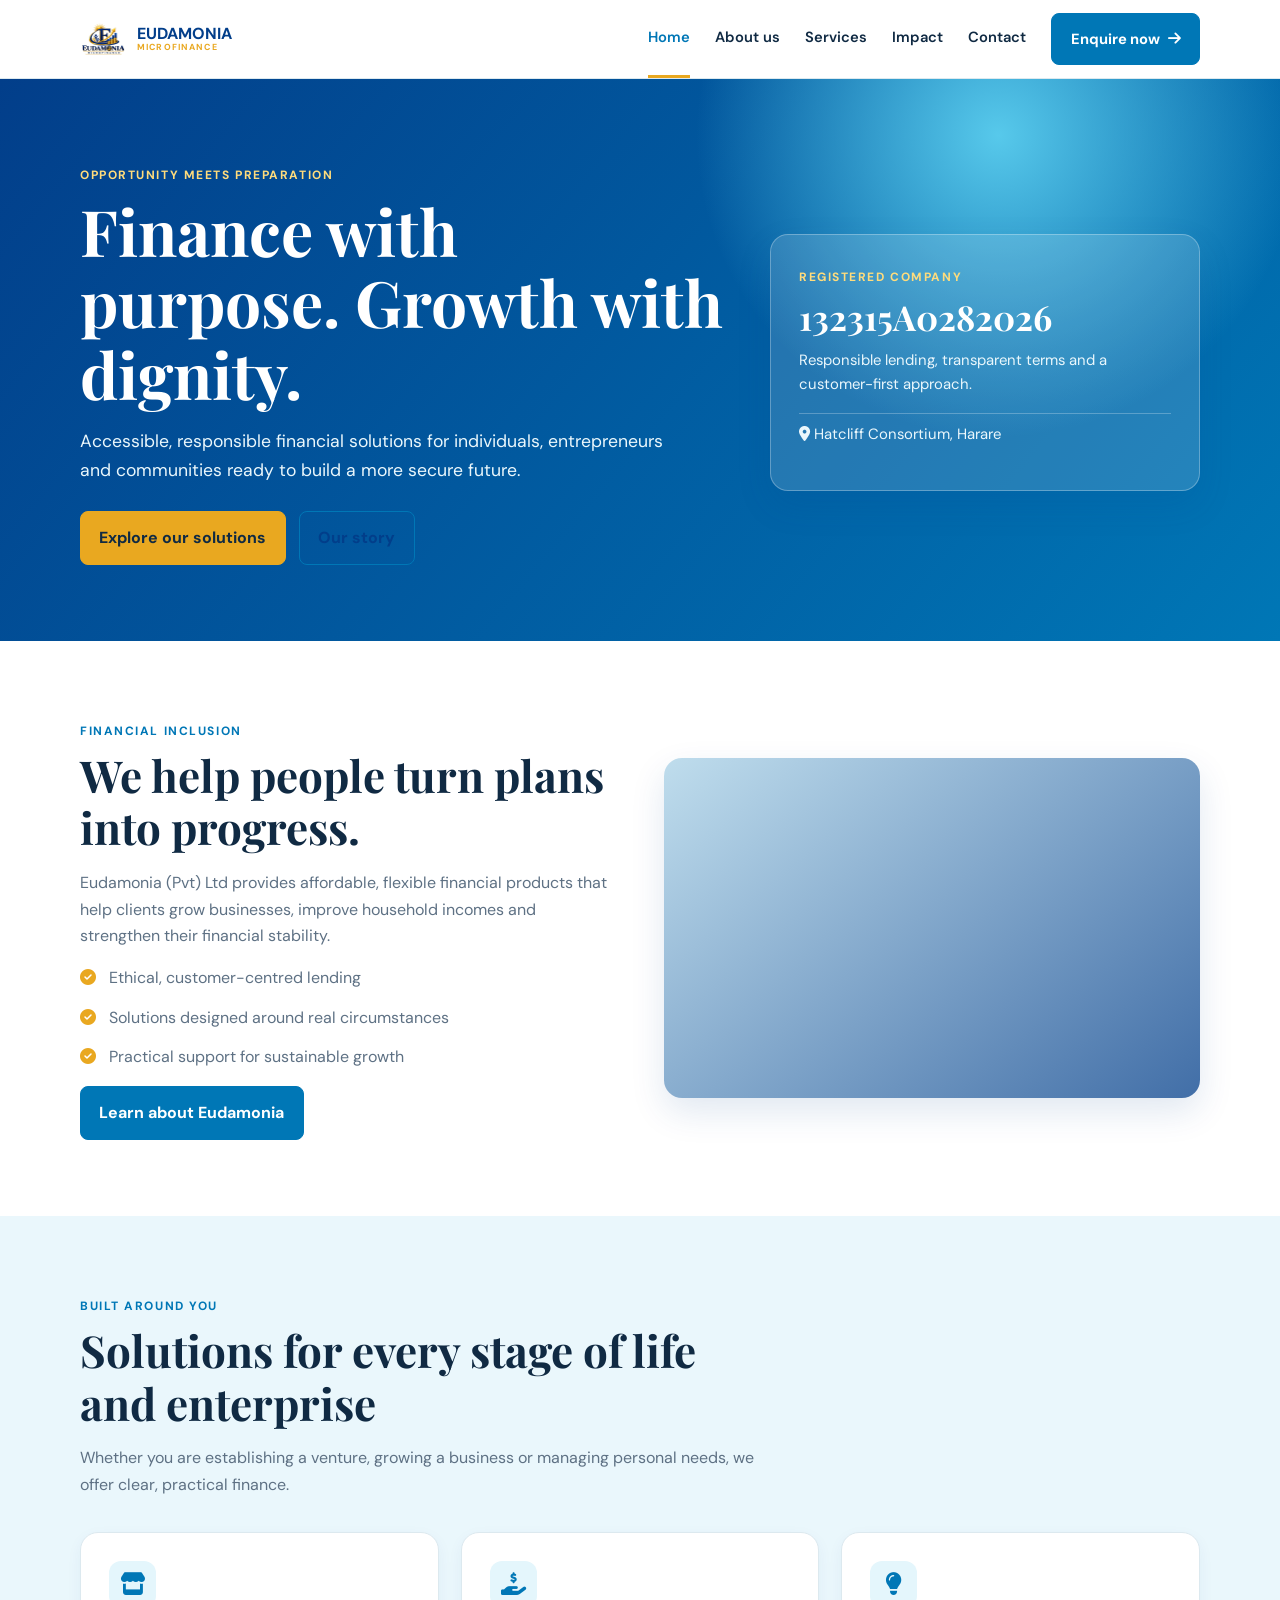
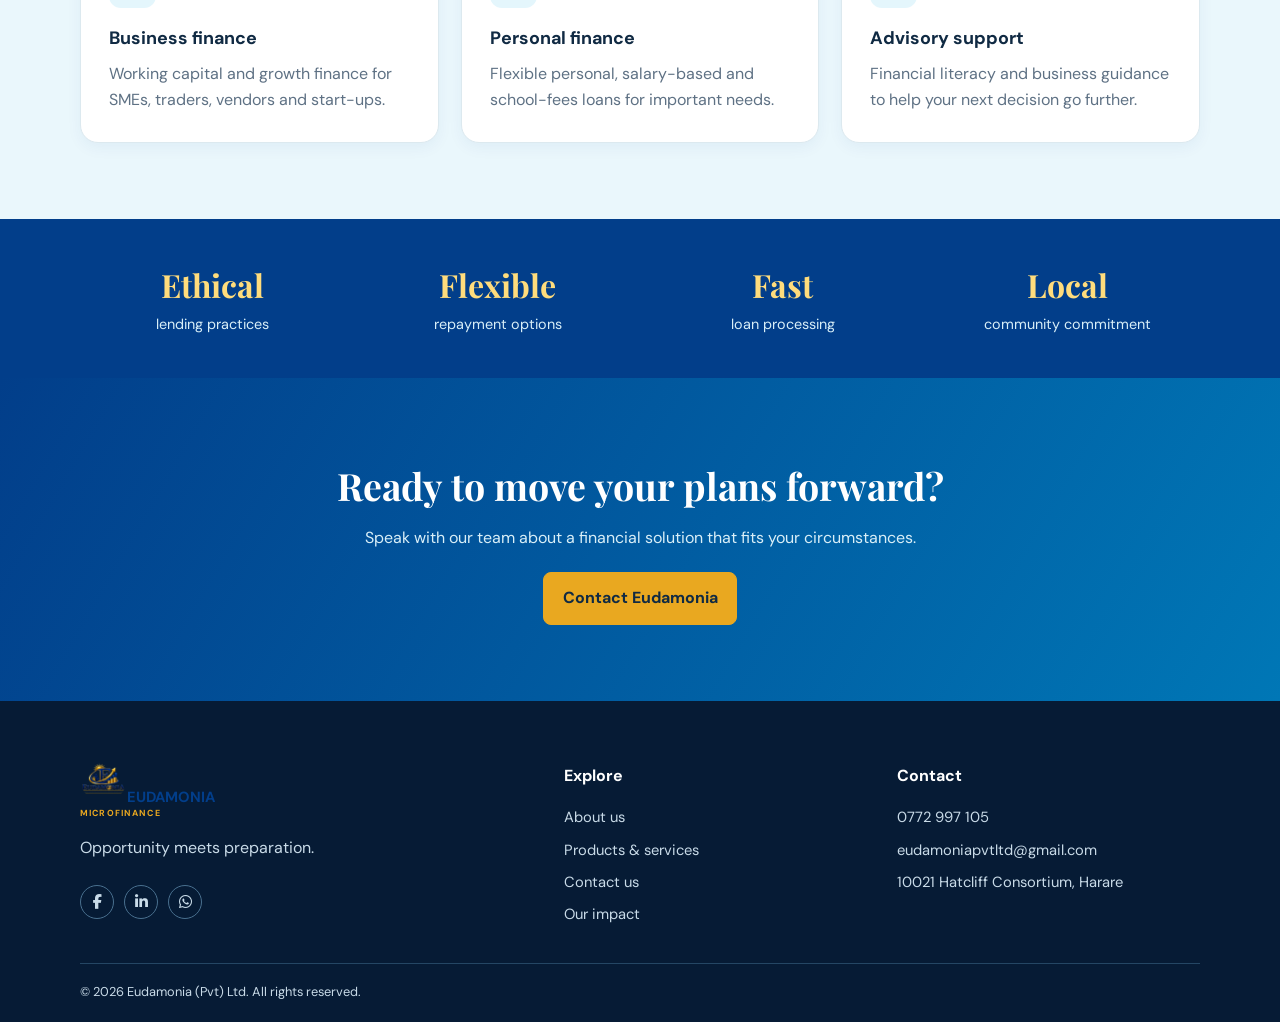
<file: index.html>
<!doctype html><html lang="en"><!-- =========================
Designed By: Andrew Madume
atm.madume@yahoo.com   
========================= --><head><meta charset="utf-8"><meta name="viewport" content="width=device-width,initial-scale=1"><meta name="description" content="Eudamonia Microfinance provides ethical, accessible financial solutions in Harare, Zimbabwe."><title>Eudamonia Microfinance | Opportunity Meets Preparation</title><link rel="stylesheet" href="styles.css"><link rel="stylesheet" href="https://cdnjs.cloudflare.com/ajax/libs/font-awesome/6.5.2/css/all.min.css"></head><body><a class="skip" href="#main">Skip to content</a><header class="site-header"><nav class="nav container" aria-label="Primary"><a class="brand" href="index.html"><img src="eudamonia-logo.png" alt="Eudamonia Microfinance logo"><span>EUDAMONIA<small>MICROFINANCE</small></span></a><button class="menu" aria-label="Open menu" aria-expanded="false"><i class="fa-solid fa-bars"></i></button><div class="nav-links"><a class="active" href="index.html">Home</a><a href="about.html">About us</a><a href="services.html">Services</a><a href="contact.html">Contact</a><a class="button" href="contact.html">Enquire now <i class="fa-solid fa-arrow-right"></i></a></div></nav></header><main id="main"><section class="hero"><div class="container hero-grid"><div><span class="eyebrow">Opportunity meets preparation</span><h1>Finance with purpose. Growth with dignity.</h1><p>Accessible, responsible financial solutions for individuals, entrepreneurs and communities ready to build a more secure future.</p><div class="hero-actions"><a class="button gold" href="services.html">Explore our solutions</a><a class="button outline" href="about.html">Our story</a></div></div><aside class="hero-card"><span class="eyebrow">Registered company</span><strong>132315A0282026</strong><p>Responsible lending, transparent terms and a customer-first approach.</p><hr><p><i class="fa-solid fa-location-dot"></i> Hatcliff Consortium, Harare</p></aside></div></section><section><div class="container split reveal"><div><span class="eyebrow" style="color:#0077b6">Financial inclusion</span><h2>We help people turn plans into progress.</h2><p>Eudamonia (Pvt) Ltd provides affordable, flexible financial products that help clients grow businesses, improve household incomes and strengthen their financial stability.</p><ul class="feature-list"><li><i class="fa-solid fa-circle-check"></i> Ethical, customer-centred lending</li><li><i class="fa-solid fa-circle-check"></i> Solutions designed around real circumstances</li><li><i class="fa-solid fa-circle-check"></i> Practical support for sustainable growth</li></ul><a class="button" href="about.html">Learn about Eudamonia</a></div><div class="visual" role="img" aria-label="Business owners collaborating"></div></div></section><section class="tint"><div class="container"><div class="section-head reveal"><span class="eyebrow" style="color:#0077b6">Built around you</span><h2>Solutions for every stage of life and enterprise</h2><p>Whether you are establishing a venture, growing a business or managing personal needs, we offer clear, practical finance.</p></div><div class="grid-3"><article class="card reveal"><div class="icon"><i class="fa-solid fa-store"></i></div><h3>Business finance</h3><p>Working capital and growth finance for SMEs, traders, vendors and start-ups.</p></article><article class="card reveal"><div class="icon"><i class="fa-solid fa-hand-holding-dollar"></i></div><h3>Personal finance</h3><p>Flexible personal, salary-based and school-fees loans for important needs.</p></article><article class="card reveal"><div class="icon"><i class="fa-solid fa-lightbulb"></i></div><h3>Advisory support</h3><p>Financial literacy and business guidance to help your next decision go further.</p></article></div></div></section><section class="stats"><div class="container stats-grid"><div><strong>Ethical</strong><span>lending practices</span></div><div><strong>Flexible</strong><span>repayment options</span></div><div><strong>Fast</strong><span>loan processing</span></div><div><strong>Local</strong><span>community commitment</span></div></div></section><section class="cta"><div class="container"><h2>Ready to move your plans forward?</h2><p>Speak with our team about a financial solution that fits your circumstances.</p><a class="button gold" href="contact.html">Contact Eudamonia</a></div></section></main><footer><div class="container footer-grid"><div><a class="brand" href="index.html"><img src="eudamonia-logo.png" alt=""><span>EUDAMONIA<small>MICROFINANCE</small></span></a><p>Opportunity meets preparation.</p><div class="socials"><a href="#" aria-label="Facebook"><i class="fa-brands fa-facebook-f"></i></a><a href="#" aria-label="LinkedIn"><i class="fa-brands fa-linkedin-in"></i></a><a href="https://wa.me/263772997105" aria-label="WhatsApp"><i class="fa-brands fa-whatsapp"></i></a></div></div><div><h3>Explore</h3><a href="about.html">About us</a><a href="services.html">Products &amp; services</a><a href="contact.html">Contact us</a></div><div><h3>Contact</h3><a href="tel:+263772997105">0772 997 105</a><a href="mailto:eudamoniapvtltd@gmail.com">eudamoniapvtltd@gmail.com</a><a href="contact.html">10021 Hatcliff Consortium, Harare</a></div></div><div class="container copyright">© 2026 Eudamonia (Pvt) Ltd. All rights reserved.</div></footer><button class="to-top" aria-label="Back to top"><i class="fa-solid fa-arrow-up"></i></button><script src="script.js"></script></body></html>
</file>
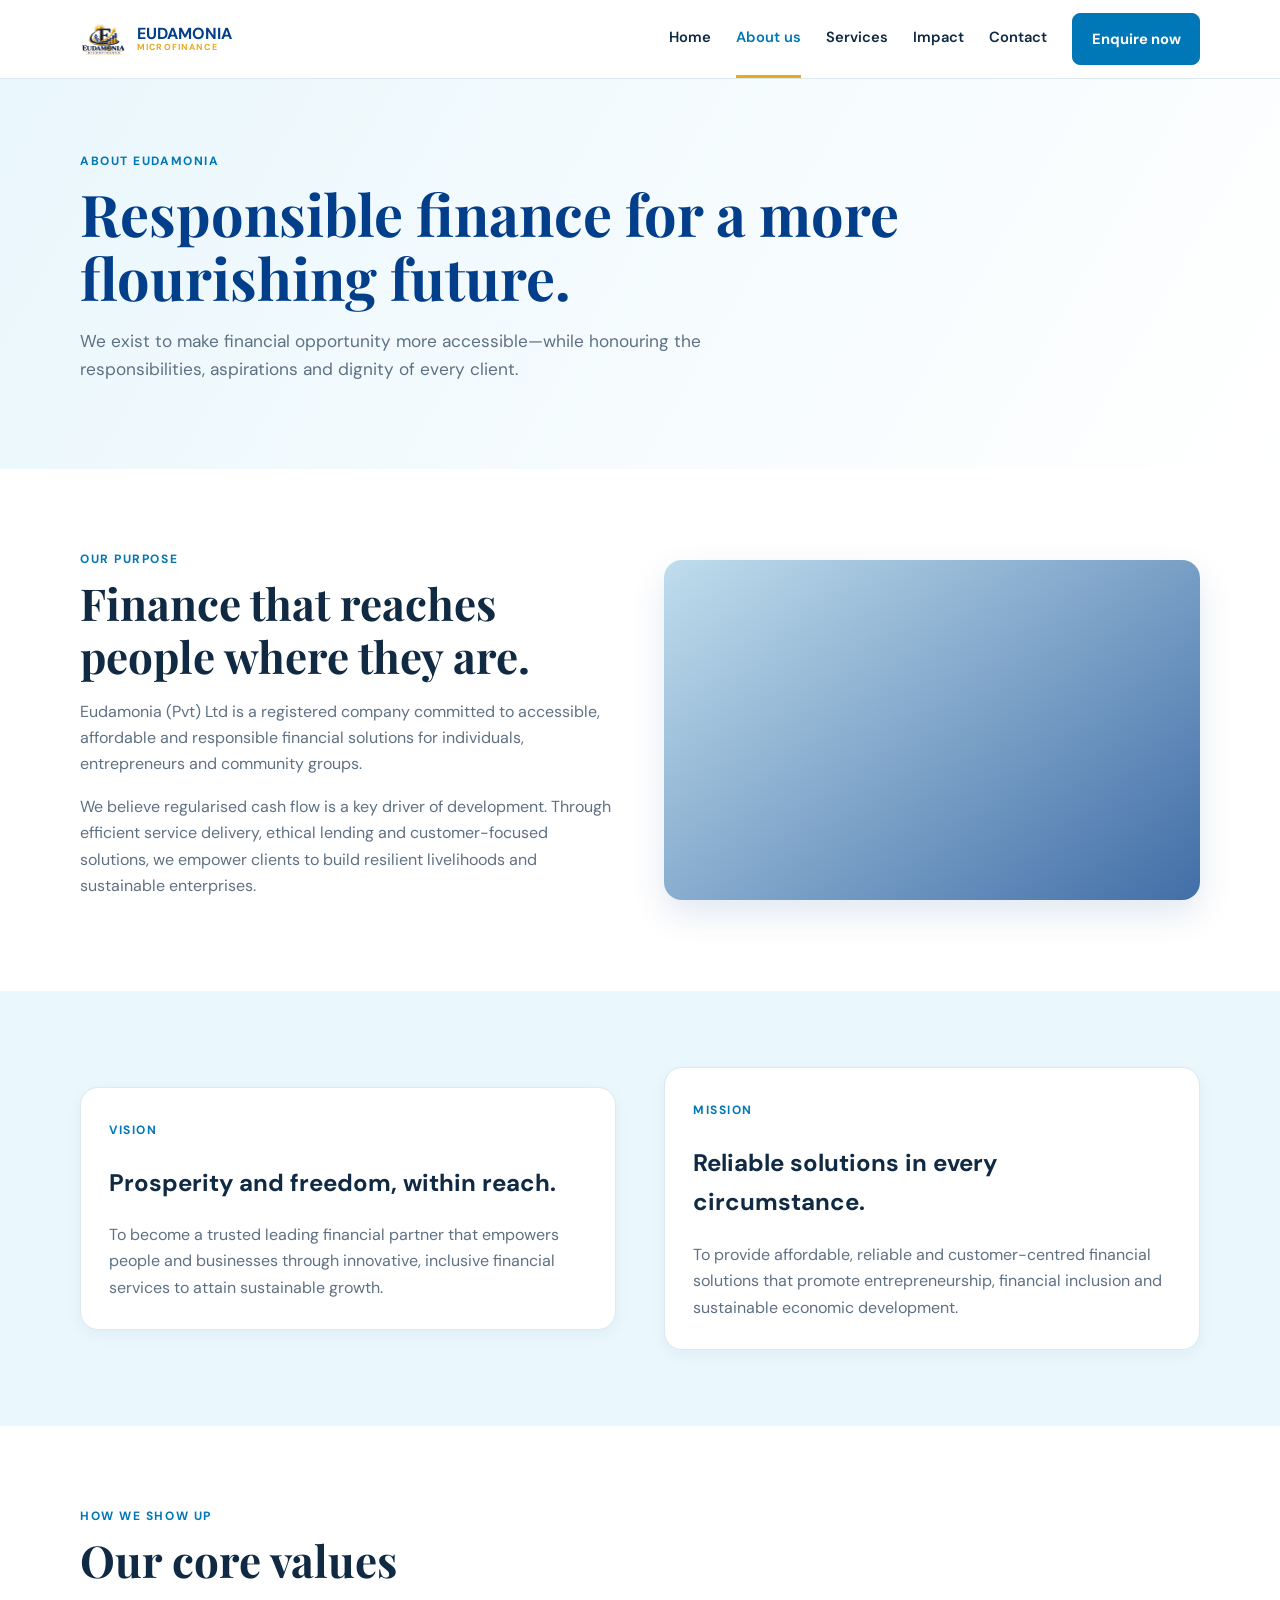
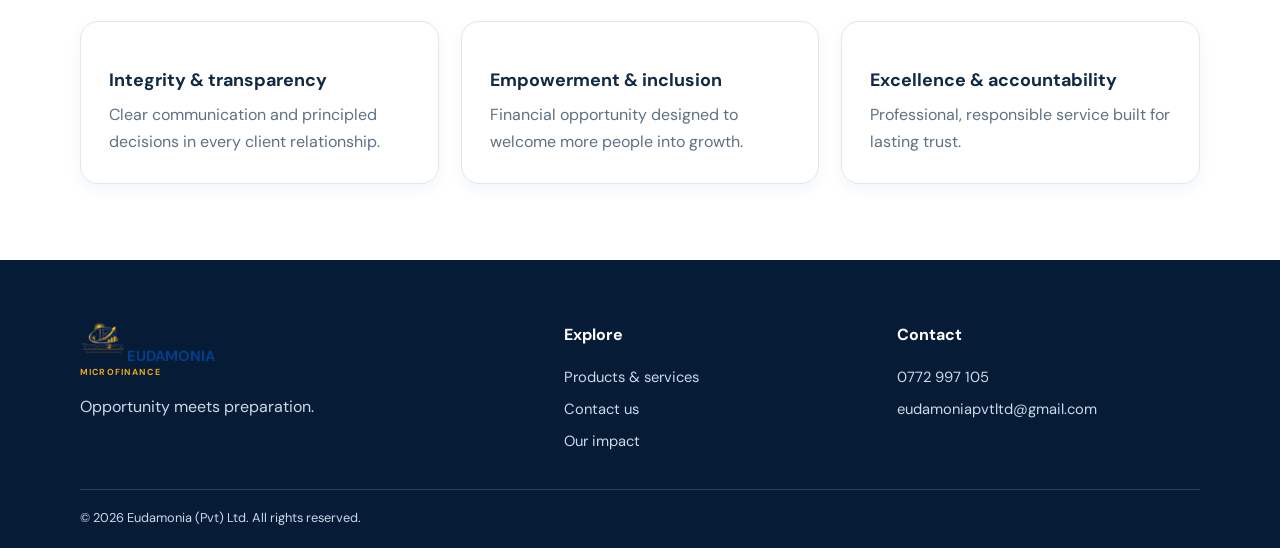
<file: about.html>
<!doctype html><html lang="en"><head><meta charset="utf-8"><meta name="viewport" content="width=device-width,initial-scale=1"><meta name="description" content="Learn about Eudamonia Microfinance, its mission, values and commitment to financial inclusion."><title>About us | Eudamonia Microfinance</title><link rel="stylesheet" href="styles.css"><link rel="stylesheet" href="https://cdnjs.cloudflare.com/ajax/libs/font-awesome/6.5.2/css/all.min.css"></head><body><header class="site-header"><nav class="nav container" aria-label="Primary"><a class="brand" href="index.html"><img src="eudamonia-logo.png" alt="Eudamonia logo"><span>EUDAMONIA<small>MICROFINANCE</small></span></a><button class="menu" aria-label="Open menu" aria-expanded="false"><i class="fa-solid fa-bars"></i></button><div class="nav-links"><a href="index.html">Home</a><a class="active" href="about.html">About us</a><a href="services.html">Services</a><a href="contact.html">Contact</a><a class="button" href="contact.html">Enquire now</a></div></nav></header><main><section class="page-hero"><div class="container"><span class="eyebrow" style="color:#0077b6">About Eudamonia</span><h1>Responsible finance for a more flourishing future.</h1><p>We exist to make financial opportunity more accessible—while honouring the responsibilities, aspirations and dignity of every client.</p></div></section><section><div class="container split reveal"><div><span class="eyebrow" style="color:#0077b6">Our purpose</span><h2>Finance that reaches people where they are.</h2><p>Eudamonia (Pvt) Ltd is a registered company committed to accessible, affordable and responsible financial solutions for individuals, entrepreneurs and community groups.</p><p>We believe regularised cash flow is a key driver of development. Through efficient service delivery, ethical lending and customer-focused solutions, we empower clients to build resilient livelihoods and sustainable enterprises.</p></div><div class="visual" role="img" aria-label="People meeting at work"></div></div></section><section class="tint"><div class="container grid-2"><article class="card reveal"><span class="eyebrow" style="color:#0077b6">Vision</span><h2>Prosperity and freedom, within reach.</h2><p>To become a trusted leading financial partner that empowers people and businesses through innovative, inclusive financial services to attain sustainable growth.</p></article><article class="card reveal"><span class="eyebrow" style="color:#0077b6">Mission</span><h2>Reliable solutions in every circumstance.</h2><p>To provide affordable, reliable and customer-centred financial solutions that promote entrepreneurship, financial inclusion and sustainable economic development.</p></article></div></section><section><div class="container"><div class="section-head"><span class="eyebrow" style="color:#0077b6">How we show up</span><h2>Our core values</h2></div><div class="grid-3"><article class="card"><h3>Integrity &amp; transparency</h3><p>Clear communication and principled decisions in every client relationship.</p></article><article class="card"><h3>Empowerment &amp; inclusion</h3><p>Financial opportunity designed to welcome more people into growth.</p></article><article class="card"><h3>Excellence &amp; accountability</h3><p>Professional, responsible service built for lasting trust.</p></article></div></div></section></main><footer><div class="container footer-grid"><div><a class="brand" href="index.html"><img src="eudamonia-logo.png" alt=""><span>EUDAMONIA<small>MICROFINANCE</small></span></a><p>Opportunity meets preparation.</p></div><div><h3>Explore</h3><a href="services.html">Products &amp; services</a><a href="contact.html">Contact us</a></div><div><h3>Contact</h3><a href="tel:+263772997105">0772 997 105</a><a href="mailto:eudamoniapvtltd@gmail.com">eudamoniapvtltd@gmail.com</a></div></div><div class="container copyright">© 2026 Eudamonia (Pvt) Ltd. All rights reserved.</div></footer><button class="to-top" aria-label="Back to top"><i class="fa-solid fa-arrow-up"></i></button><script src="script.js"></script></body></html>
</file>
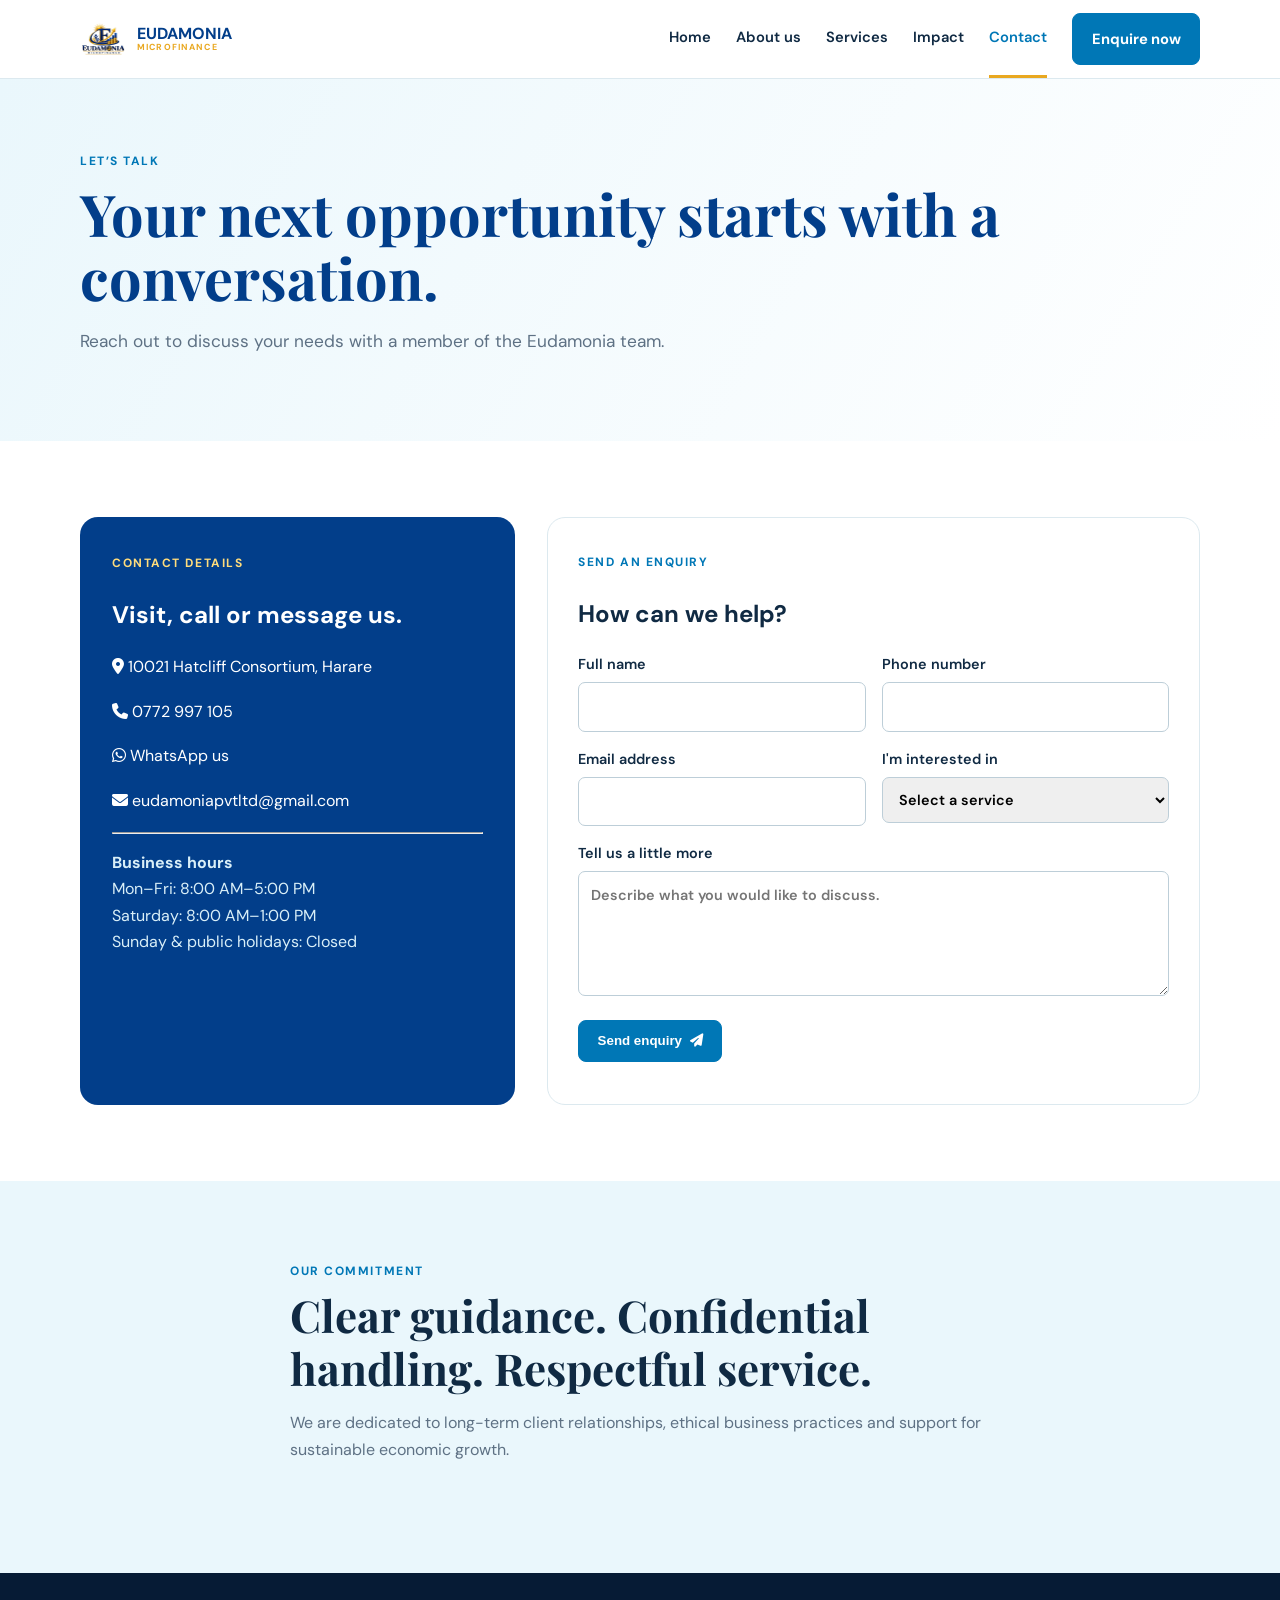
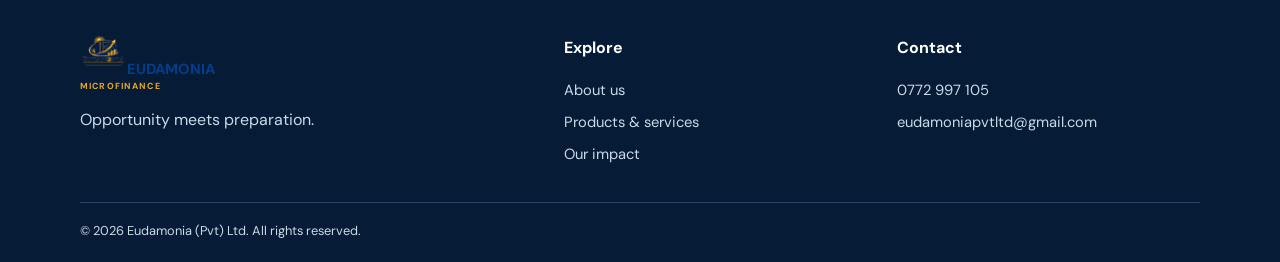
<file: contact.html>
<!doctype html><html lang="en"><head><meta charset="utf-8"><meta name="viewport" content="width=device-width,initial-scale=1"><meta name="description" content="Contact Eudamonia Microfinance in Hatcliff Consortium, Harare."><title>Contact | Eudamonia Microfinance</title><link rel="stylesheet" href="styles.css"><link rel="stylesheet" href="https://cdnjs.cloudflare.com/ajax/libs/font-awesome/6.5.2/css/all.min.css"></head><body><header class="site-header"><nav class="nav container" aria-label="Primary"><a class="brand" href="index.html"><img src="eudamonia-logo.png" alt="Eudamonia logo"><span>EUDAMONIA<small>MICROFINANCE</small></span></a><button class="menu" aria-label="Open menu" aria-expanded="false"><i class="fa-solid fa-bars"></i></button><div class="nav-links"><a href="index.html">Home</a><a href="about.html">About us</a><a href="services.html">Services</a><a class="active" href="contact.html">Contact</a><a class="button" href="#enquiry">Enquire now</a></div></nav></header><main><section class="page-hero"><div class="container"><span class="eyebrow" style="color:#0077b6">Let’s talk</span><h1>Your next opportunity starts with a conversation.</h1><p>Reach out to discuss your needs with a member of the Eudamonia team.</p></div></section><section id="enquiry"><div class="container contact-grid"><aside class="contact-panel"><span class="eyebrow">Contact details</span><h2>Visit, call or message us.</h2><a href="https://maps.google.com/?q=10021+Hatcliff+Consortium+Harare"><i class="fa-solid fa-location-dot"></i> 10021 Hatcliff Consortium, Harare</a><a href="tel:+263772997105"><i class="fa-solid fa-phone"></i> 0772 997 105</a><a href="https://wa.me/263772997105"><i class="fa-brands fa-whatsapp"></i> WhatsApp us</a><a href="mailto:eudamoniapvtltd@gmail.com"><i class="fa-solid fa-envelope"></i> eudamoniapvtltd@gmail.com</a><hr><p><strong>Business hours</strong><br>Mon–Fri: 8:00 AM–5:00 PM<br>Saturday: 8:00 AM–1:00 PM<br>Sunday &amp; public holidays: Closed</p></aside><form class="form" novalidate><span class="eyebrow" style="color:#0077b6">Send an enquiry</span><h2>How can we help?</h2><div class="form-grid"><label>Full name<input required name="name" autocomplete="name"></label><label>Phone number<input required name="phone" type="tel" autocomplete="tel"></label><label>Email address<input required name="email" type="email" autocomplete="email"></label><label>I'm interested in<select required name="interest"><option value="">Select a service</option><option>Business finance</option><option>Personal finance</option><option>School fees loan</option><option>Property finance</option><option>Advisory services</option></select></label><label class="full">Tell us a little more<textarea required name="message" placeholder="Describe what you would like to discuss."></textarea></label><div class="full"><button class="button" type="submit">Send enquiry <i class="fa-solid fa-paper-plane"></i></button><p class="form-status" aria-live="polite"></p></div></div></form></div></section><section class="tint"><div class="container section-head"><span class="eyebrow" style="color:#0077b6">Our commitment</span><h2>Clear guidance. Confidential handling. Respectful service.</h2><p>We are dedicated to long-term client relationships, ethical business practices and support for sustainable economic growth.</p></div></section></main><footer><div class="container footer-grid"><div><a class="brand" href="index.html"><img src="eudamonia-logo.png" alt=""><span>EUDAMONIA<small>MICROFINANCE</small></span></a><p>Opportunity meets preparation.</p></div><div><h3>Explore</h3><a href="about.html">About us</a><a href="services.html">Products &amp; services</a></div><div><h3>Contact</h3><a href="tel:+263772997105">0772 997 105</a><a href="mailto:eudamoniapvtltd@gmail.com">eudamoniapvtltd@gmail.com</a></div></div><div class="container copyright">© 2026 Eudamonia (Pvt) Ltd. All rights reserved.</div></footer><button class="to-top" aria-label="Back to top"><i class="fa-solid fa-arrow-up"></i></button><script src="script.js"></script></body></html>
</file>
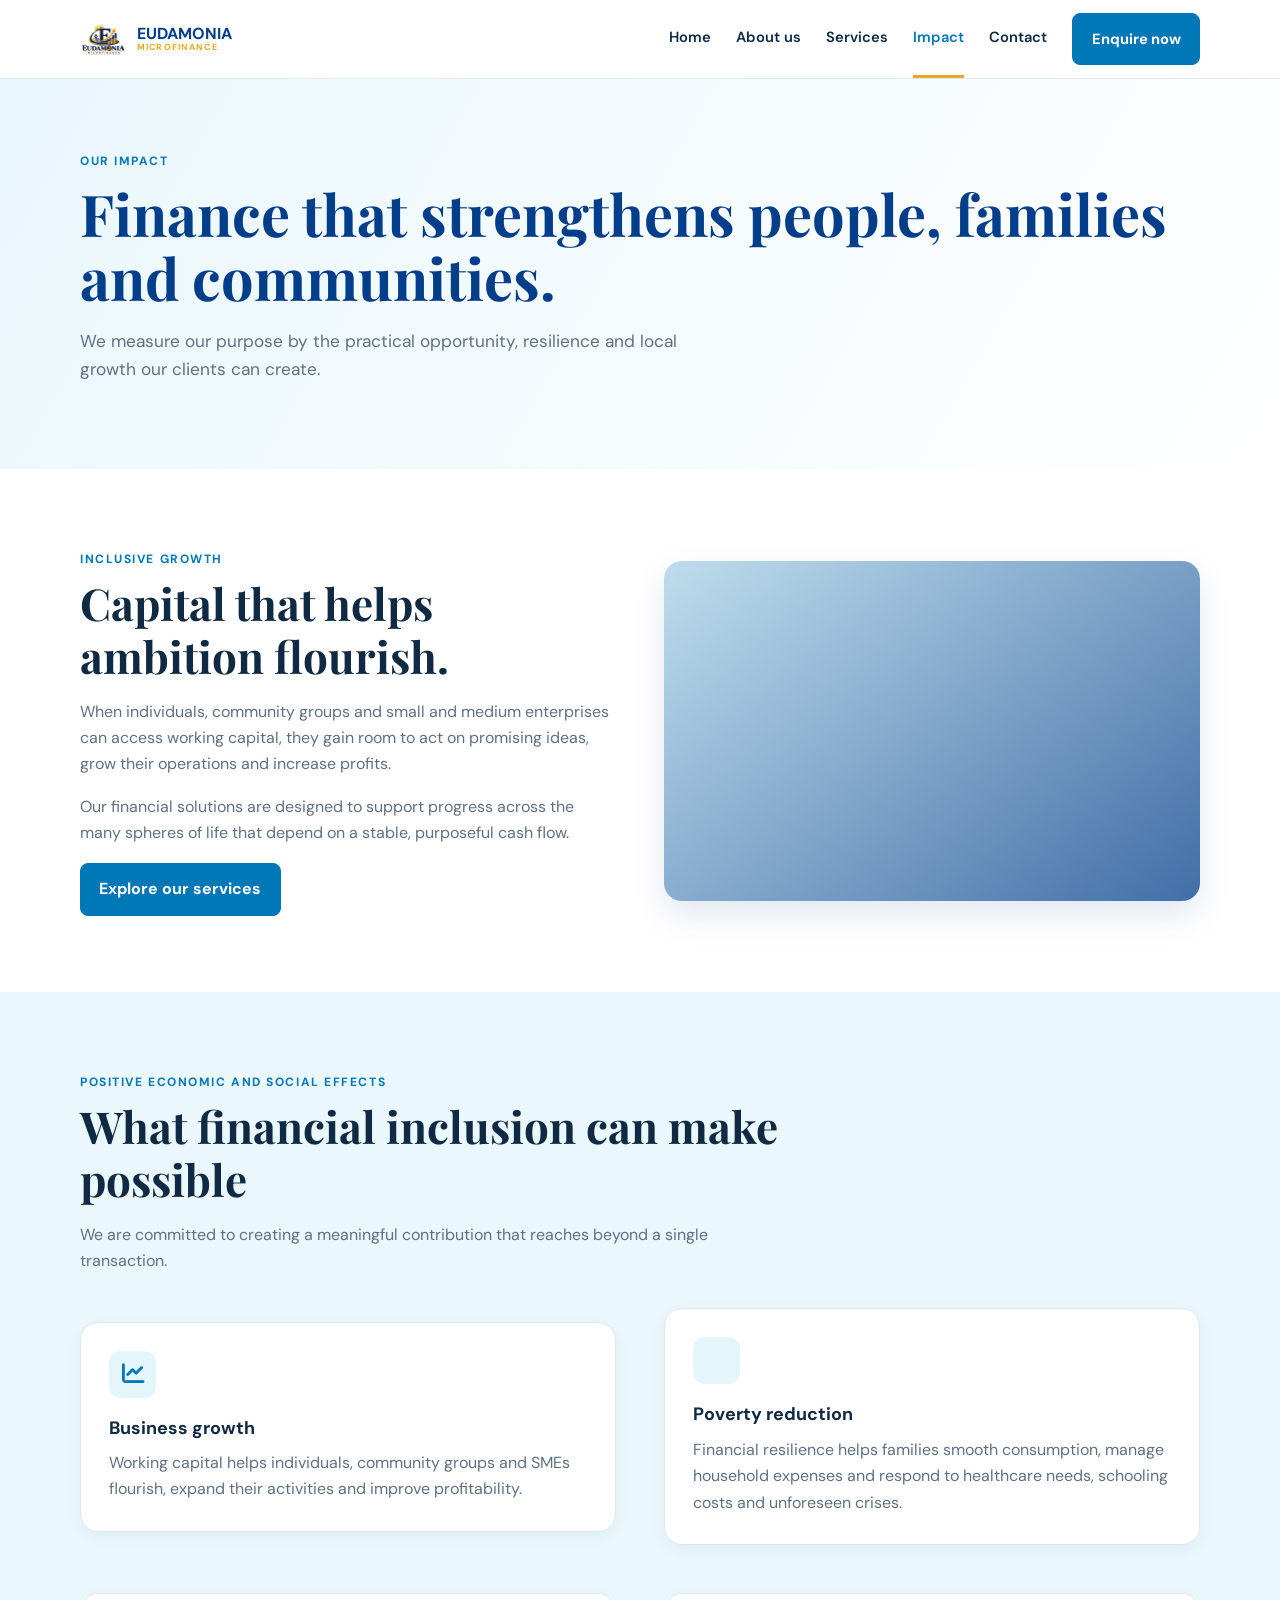
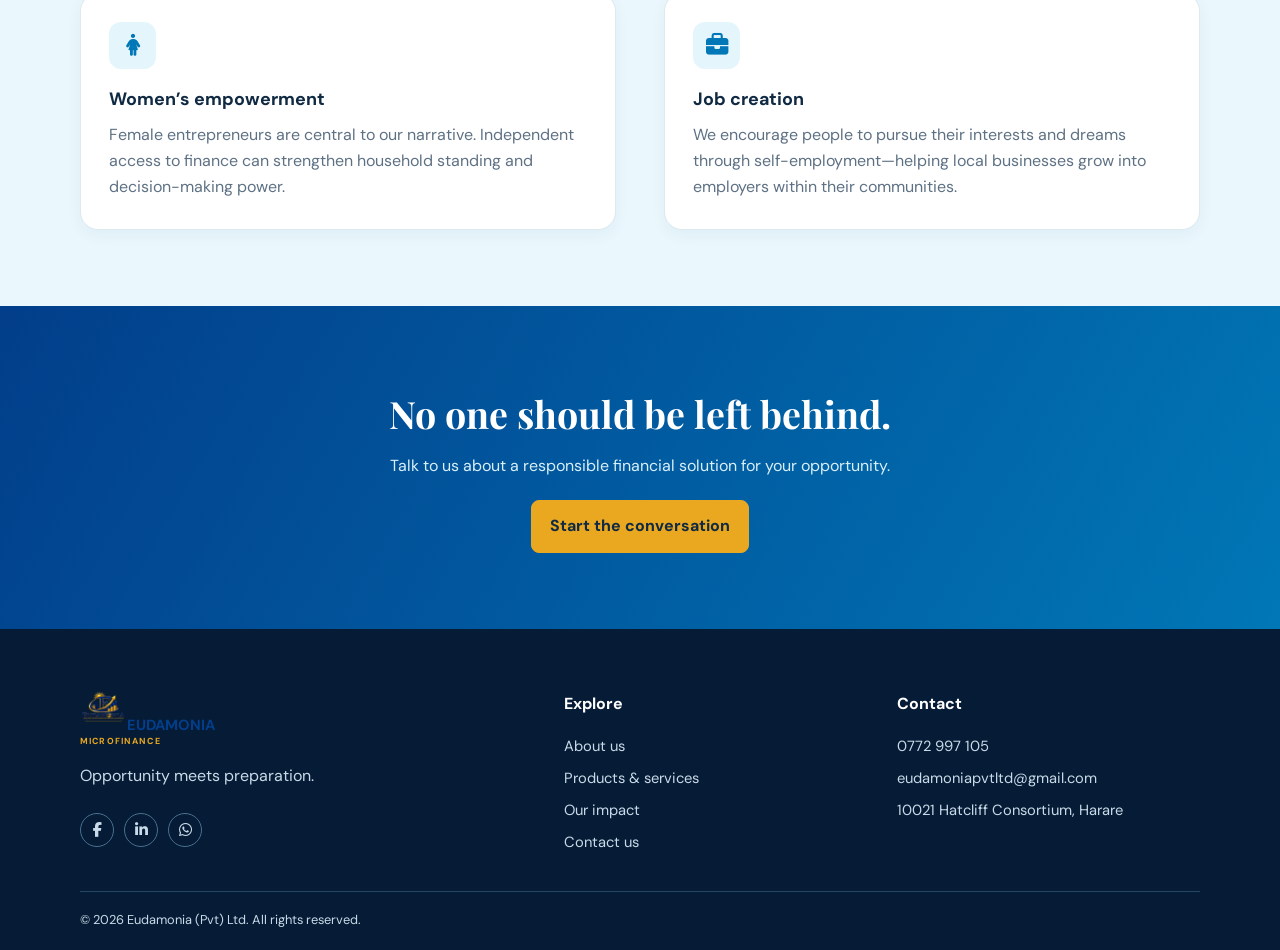
<file: impact.html>
<!doctype html><html lang="en"><head><meta charset="utf-8"><meta name="viewport" content="width=device-width,initial-scale=1"><meta name="description" content="Discover how Eudamonia Microfinance supports enterprise, family resilience, women's empowerment and local employment."><title>Our Impact | Eudamonia Microfinance</title><link rel="stylesheet" href="styles.css"><link rel="stylesheet" href="https://cdnjs.cloudflare.com/ajax/libs/font-awesome/6.5.2/css/all.min.css"></head><body><header class="site-header"><nav class="nav container" aria-label="Primary"><a class="brand" href="index.html"><img src="eudamonia-logo.png" alt="Eudamonia Microfinance logo"><span>EUDAMONIA<small>MICROFINANCE</small></span></a><button class="menu" aria-label="Open menu" aria-expanded="false"><i class="fa-solid fa-bars"></i></button><div class="nav-links"><a href="index.html">Home</a><a href="about.html">About us</a><a href="services.html">Services</a><a class="active" href="impact.html">Impact</a><a href="contact.html">Contact</a><a class="button" href="contact.html">Enquire now</a></div></nav></header><main><section class="page-hero"><div class="container"><span class="eyebrow" style="color:#0077b6">Our impact</span><h1>Finance that strengthens people, families and communities.</h1><p>We measure our purpose by the practical opportunity, resilience and local growth our clients can create.</p></div></section><section><div class="container split reveal"><div><span class="eyebrow" style="color:#0077b6">Inclusive growth</span><h2>Capital that helps ambition flourish.</h2><p>When individuals, community groups and small and medium enterprises can access working capital, they gain room to act on promising ideas, grow their operations and increase profits.</p><p>Our financial solutions are designed to support progress across the many spheres of life that depend on a stable, purposeful cash flow.</p><a class="button" href="services.html">Explore our services</a></div><div class="visual" role="img" aria-label="Entrepreneurs working together"></div></div></section><section class="tint"><div class="container"><div class="section-head reveal"><span class="eyebrow" style="color:#0077b6">Positive economic and social effects</span><h2>What financial inclusion can make possible</h2><p>We are committed to creating a meaningful contribution that reaches beyond a single transaction.</p></div><div class="grid-2"><article class="card reveal"><div class="icon"><i class="fa-solid fa-chart-line"></i></div><h3>Business growth</h3><p>Working capital helps individuals, community groups and SMEs flourish, expand their activities and improve profitability.</p></article><article class="card reveal"><div class="icon"><i class="fa-solid fa-house-heart"></i></div><h3>Poverty reduction</h3><p>Financial resilience helps families smooth consumption, manage household expenses and respond to healthcare needs, schooling costs and unforeseen crises.</p></article><article class="card reveal"><div class="icon"><i class="fa-solid fa-person-dress"></i></div><h3>Women’s empowerment</h3><p>Female entrepreneurs are central to our narrative. Independent access to finance can strengthen household standing and decision-making power.</p></article><article class="card reveal"><div class="icon"><i class="fa-solid fa-briefcase"></i></div><h3>Job creation</h3><p>We encourage people to pursue their interests and dreams through self-employment—helping local businesses grow into employers within their communities.</p></article></div></div></section><section class="cta"><div class="container"><h2>No one should be left behind.</h2><p>Talk to us about a responsible financial solution for your opportunity.</p><a class="button gold" href="contact.html">Start the conversation</a></div></section></main><footer><div class="container footer-grid"><div><a class="brand" href="index.html"><img src="eudamonia-logo.png" alt=""><span>EUDAMONIA<small>MICROFINANCE</small></span></a><p>Opportunity meets preparation.</p><div class="socials"><a href="#" aria-label="Facebook"><i class="fa-brands fa-facebook-f"></i></a><a href="#" aria-label="LinkedIn"><i class="fa-brands fa-linkedin-in"></i></a><a href="https://wa.me/263772997105" aria-label="WhatsApp"><i class="fa-brands fa-whatsapp"></i></a></div></div><div><h3>Explore</h3><a href="about.html">About us</a><a href="services.html">Products &amp; services</a><a href="impact.html">Our impact</a><a href="contact.html">Contact us</a></div><div><h3>Contact</h3><a href="tel:+263772997105">0772 997 105</a><a href="mailto:eudamoniapvtltd@gmail.com">eudamoniapvtltd@gmail.com</a><a href="contact.html">10021 Hatcliff Consortium, Harare</a></div></div><div class="container copyright">© 2026 Eudamonia (Pvt) Ltd. All rights reserved.</div></footer><button class="to-top" aria-label="Back to top"><i class="fa-solid fa-arrow-up"></i></button><script src="script.js"></script></body></html>
</file>
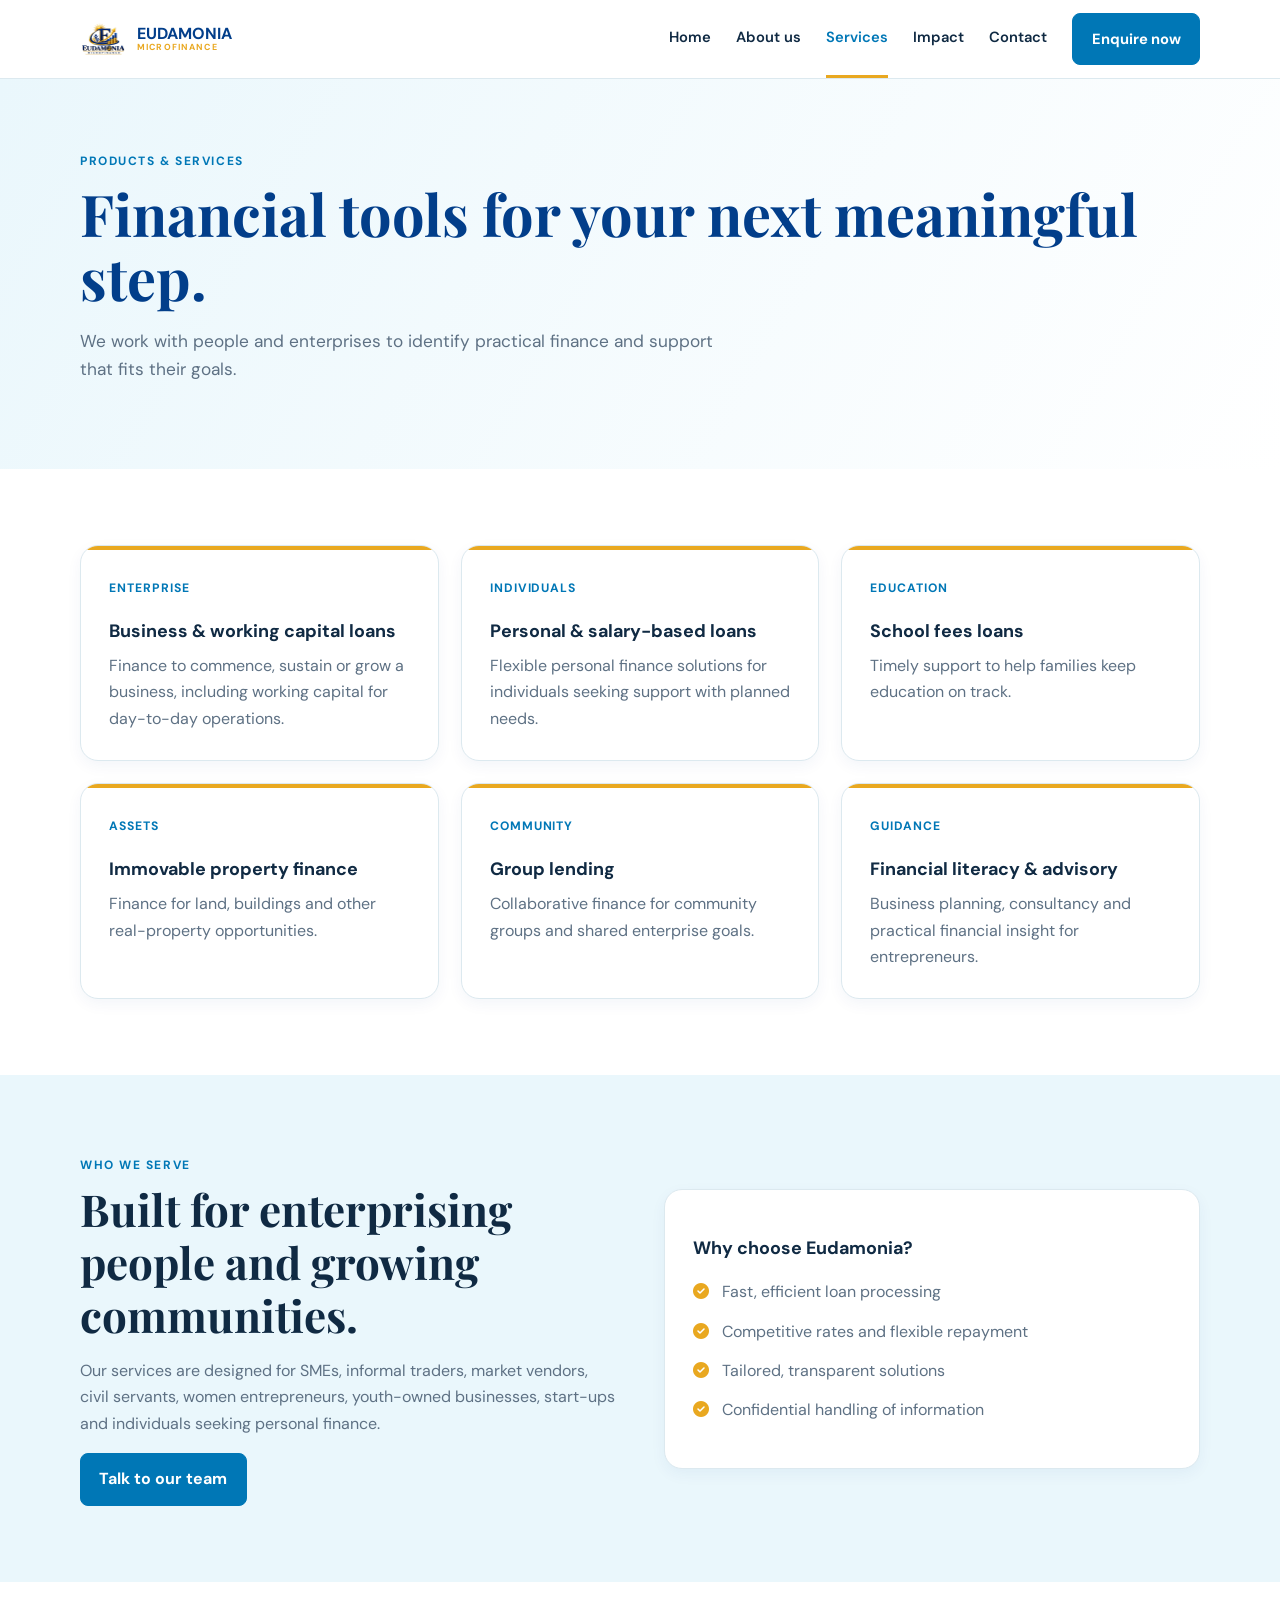
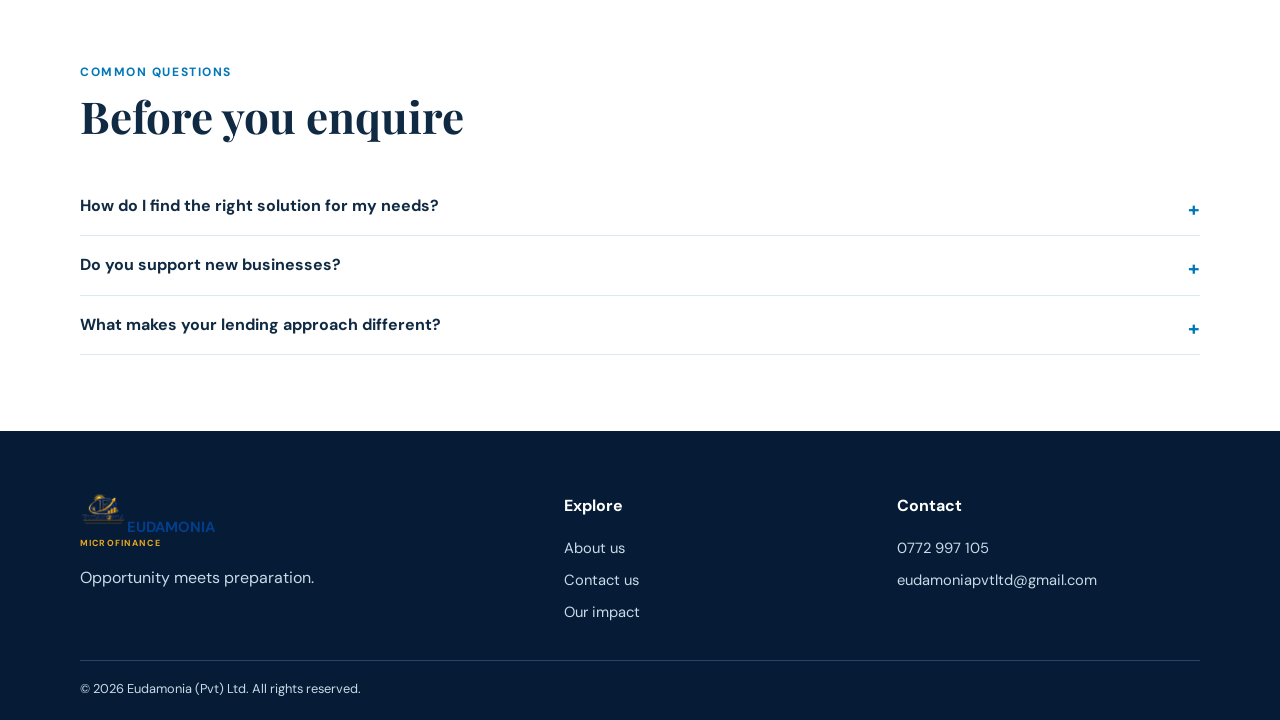
<file: services.html>
<!doctype html><html lang="en"><head><meta charset="utf-8"><meta name="viewport" content="width=device-width,initial-scale=1"><meta name="description" content="Explore Eudamonia Microfinance loans, property finance and advisory services."><title>Services | Eudamonia Microfinance</title><link rel="stylesheet" href="styles.css"><link rel="stylesheet" href="https://cdnjs.cloudflare.com/ajax/libs/font-awesome/6.5.2/css/all.min.css"></head><body><header class="site-header"><nav class="nav container" aria-label="Primary"><a class="brand" href="index.html"><img src="eudamonia-logo.png" alt="Eudamonia logo"><span>EUDAMONIA<small>MICROFINANCE</small></span></a><button class="menu" aria-label="Open menu" aria-expanded="false"><i class="fa-solid fa-bars"></i></button><div class="nav-links"><a href="index.html">Home</a><a href="about.html">About us</a><a class="active" href="services.html">Services</a><a href="contact.html">Contact</a><a class="button" href="contact.html">Enquire now</a></div></nav></header><main><section class="page-hero"><div class="container"><span class="eyebrow" style="color:#0077b6">Products &amp; services</span><h1>Financial tools for your next meaningful step.</h1><p>We work with people and enterprises to identify practical finance and support that fits their goals.</p></div></section><section><div class="container"><div class="grid-3"><article class="card service-card reveal"><span class="tag">Enterprise</span><h3>Business &amp; working capital loans</h3><p>Finance to commence, sustain or grow a business, including working capital for day-to-day operations.</p></article><article class="card service-card reveal"><span class="tag">Individuals</span><h3>Personal &amp; salary-based loans</h3><p>Flexible personal finance solutions for individuals seeking support with planned needs.</p></article><article class="card service-card reveal"><span class="tag">Education</span><h3>School fees loans</h3><p>Timely support to help families keep education on track.</p></article><article class="card service-card reveal"><span class="tag">Assets</span><h3>Immovable property finance</h3><p>Finance for land, buildings and other real-property opportunities.</p></article><article class="card service-card reveal"><span class="tag">Community</span><h3>Group lending</h3><p>Collaborative finance for community groups and shared enterprise goals.</p></article><article class="card service-card reveal"><span class="tag">Guidance</span><h3>Financial literacy &amp; advisory</h3><p>Business planning, consultancy and practical financial insight for entrepreneurs.</p></article></div></div></section><section class="tint"><div class="container split"><div><span class="eyebrow" style="color:#0077b6">Who we serve</span><h2>Built for enterprising people and growing communities.</h2><p>Our services are designed for SMEs, informal traders, market vendors, civil servants, women entrepreneurs, youth-owned businesses, start-ups and individuals seeking personal finance.</p><a class="button" href="contact.html">Talk to our team</a></div><div class="card"><h3>Why choose Eudamonia?</h3><ul class="feature-list"><li><i class="fa-solid fa-circle-check"></i> Fast, efficient loan processing</li><li><i class="fa-solid fa-circle-check"></i> Competitive rates and flexible repayment</li><li><i class="fa-solid fa-circle-check"></i> Tailored, transparent solutions</li><li><i class="fa-solid fa-circle-check"></i> Confidential handling of information</li></ul></div></div></section><section><div class="container"><div class="section-head"><span class="eyebrow" style="color:#0077b6">Common questions</span><h2>Before you enquire</h2></div><div class="faq"><details><summary>How do I find the right solution for my needs?</summary><p>Send us an enquiry or contact our team. We will discuss your circumstances and guide you through the relevant options.</p></details><details><summary>Do you support new businesses?</summary><p>Yes. We serve start-ups alongside established enterprises and provide advisory support for planning and growth.</p></details><details><summary>What makes your lending approach different?</summary><p>We prioritise responsible lending, transparent communication and a solution designed around the client’s genuine needs.</p></details></div></div></section></main><footer><div class="container footer-grid"><div><a class="brand" href="index.html"><img src="eudamonia-logo.png" alt=""><span>EUDAMONIA<small>MICROFINANCE</small></span></a><p>Opportunity meets preparation.</p></div><div><h3>Explore</h3><a href="about.html">About us</a><a href="contact.html">Contact us</a></div><div><h3>Contact</h3><a href="tel:+263772997105">0772 997 105</a><a href="mailto:eudamoniapvtltd@gmail.com">eudamoniapvtltd@gmail.com</a></div></div><div class="container copyright">© 2026 Eudamonia (Pvt) Ltd. All rights reserved.</div></footer><button class="to-top" aria-label="Back to top"><i class="fa-solid fa-arrow-up"></i></button><script src="script.js"></script></body></html>
</file>
<file: styles.css>
/* Eudamonia Microfinance — shared presentation layer */
@import url('https://fonts.googleapis.com/css2?family=DM+Sans:wght@400;500;600;700&family=Playfair+Display:wght@600;700&display=swap');
:root{--blue:#0077b6;--navy:#023e8a;--ink:#102a43;--muted:#5e7184;--gold:#e9a820;--sky:#eaf7fc;--white:#fff;--line:#dce9ef;--shadow:0 14px 35px rgba(2,62,138,.12);--radius:18px}
*{box-sizing:border-box}html{scroll-behavior:smooth}body{margin:0;font-family:'DM Sans',sans-serif;color:var(--ink);line-height:1.65;background:#fff}a{color:inherit;text-decoration:none}img{max-width:100%}.container{width:min(1120px,calc(100% - 40px));margin:auto}.skip{position:absolute;left:-999px}.skip:focus{left:1rem;top:1rem;z-index:20;background:#fff;padding:.5rem}
.site-header{position:sticky;top:0;z-index:10;background:rgba(255,255,255,.96);backdrop-filter:blur(10px);border-bottom:1px solid var(--line)}.nav{height:78px;display:flex;align-items:center;justify-content:space-between}.brand{display:flex;align-items:center;gap:10px;font-weight:700;color:var(--navy)}.brand img{width:47px;height:47px;object-fit:contain;border-radius:50%}.brand span{line-height:1.1}.brand small{display:block;color:var(--gold);letter-spacing:.13em;font-size:.55rem}.nav-links{display:flex;align-items:center;gap:25px;font-size:.92rem;font-weight:600}.nav-links a:not(.button){padding:25px 0;border-bottom:3px solid transparent}.nav-links a.active,.nav-links a:hover{color:var(--blue);border-color:var(--gold)}.menu{display:none;border:0;background:transparent;font-size:1.55rem;color:var(--navy)}
.button{display:inline-flex;align-items:center;gap:.5rem;background:var(--blue);color:#fff;padding:.78rem 1.15rem;border-radius:8px;font-weight:700;border:1px solid var(--blue);transition:.2s}.button:hover{background:var(--navy);transform:translateY(-2px)}.button.gold{background:var(--gold);border-color:var(--gold);color:var(--ink)}.button.outline{background:transparent;color:var(--navy)}
.hero{background:radial-gradient(circle at 78% 10%,#57c9eb 0,transparent 27%),linear-gradient(130deg,#023e8a,#0077b6);color:#fff;padding:82px 0 76px;overflow:hidden}.hero-grid{display:grid;grid-template-columns:1.2fr .8fr;align-items:center;gap:45px}.eyebrow{text-transform:uppercase;letter-spacing:.13em;font-size:.75rem;font-weight:700;color:#ffdc7c}.hero h1,.page-hero h1{font-family:'Playfair Display',serif;line-height:1.12;font-size:clamp(2.45rem,5vw,4.55rem);margin:.45rem 0 1rem}.hero p{font-size:1.1rem;max-width:590px;color:#eaf7fc}.hero-actions{display:flex;flex-wrap:wrap;gap:13px;margin-top:26px}.hero-card{background:rgba(255,255,255,.14);border:1px solid rgba(255,255,255,.28);padding:28px;border-radius:var(--radius);box-shadow:var(--shadow)}.hero-card strong{font-size:2.15rem;display:block;font-family:'Playfair Display',serif}.hero-card p{font-size:.93rem;margin:.1rem 0 1rem}.hero-card hr{border:0;border-top:1px solid rgba(255,255,255,.25)}
section{padding:76px 0}.section-head{max-width:700px;margin-bottom:34px}.section-head h2,.split h2{font-family:'Playfair Display',serif;font-size:clamp(2rem,3.5vw,2.75rem);line-height:1.2;margin:.35rem 0 .7rem}.section-head p,.split p{color:var(--muted)}.tint{background:var(--sky)}.grid-3{display:grid;grid-template-columns:repeat(3,1fr);gap:22px}.grid-2,.split{display:grid;grid-template-columns:repeat(2,1fr);gap:48px;align-items:center}.card{background:#fff;border:1px solid var(--line);border-radius:var(--radius);padding:28px;box-shadow:0 5px 15px rgba(2,62,138,.05)}.icon{width:47px;height:47px;display:grid;place-items:center;border-radius:12px;background:#e4f6fc;color:var(--blue);font-size:1.4rem}.card h3{margin:16px 0 7px;font-size:1.12rem}.card p{color:var(--muted);margin:0}.feature-list{padding:0;list-style:none}.feature-list li{margin:13px 0;color:var(--muted)}.feature-list i{color:var(--gold);margin-right:9px}.visual{border-radius:var(--radius);min-height:340px;background:linear-gradient(140deg,rgba(0,119,182,.25),rgba(2,62,138,.75)),url('https://images.unsplash.com/photo-1556761175-b413da4baf72?auto=format&fit=crop&w=900&q=80') center/cover;box-shadow:var(--shadow)}
.stats{background:var(--navy);color:#fff;padding:40px 0}.stats-grid{display:grid;grid-template-columns:repeat(4,1fr);gap:20px;text-align:center}.stats strong{font-family:'Playfair Display',serif;font-size:2rem;color:#ffdc7c;display:block}.stats span{font-size:.9rem;color:#d9eff8}.page-hero{padding:68px 0;background:linear-gradient(120deg,#eaf7fc,#fff)}.page-hero h1{color:var(--navy);font-size:clamp(2.35rem,4.5vw,3.7rem)}.page-hero p{max-width:650px;color:var(--muted);font-size:1.08rem}.service-card{position:relative;overflow:hidden}.service-card:before{content:'';position:absolute;inset:0 0 auto;height:4px;background:var(--gold)}.tag{color:var(--blue);font-size:.76rem;text-transform:uppercase;letter-spacing:.08em;font-weight:700}.faq details{border-bottom:1px solid var(--line);padding:16px 0}.faq summary{font-weight:700;cursor:pointer;list-style:none}.faq summary:after{content:'+';float:right;color:var(--blue);font-size:1.25rem}.faq details[open] summary:after{content:'−'}.faq p{color:var(--muted);max-width:750px}.contact-grid{display:grid;grid-template-columns:.8fr 1.2fr;gap:32px}.contact-panel{background:var(--navy);color:#fff;border-radius:var(--radius);padding:32px}.contact-panel p{color:#d9eff8}.contact-panel a{display:block;margin:18px 0}.form{background:#fff;padding:30px;border:1px solid var(--line);border-radius:var(--radius)}.form-grid{display:grid;grid-template-columns:1fr 1fr;gap:16px}.form label{display:block;font-weight:600;font-size:.9rem}.form input,.form select,.form textarea{width:100%;padding:12px;border:1px solid #bdced8;border-radius:7px;margin-top:5px;font:inherit}.form textarea{min-height:125px;resize:vertical}.form .full{grid-column:1/-1}.form-status{margin:12px 0 0;font-weight:600}.success{color:#157347}.error{color:#b42318}.cta{background:linear-gradient(120deg,var(--navy),var(--blue));color:#fff;text-align:center}.cta h2{font-family:'Playfair Display',serif;font-size:2.35rem;margin:0 0 .6rem}.cta p{color:#d9eff8;margin:0 0 20px}
footer{background:#061b35;color:#c9dbe8;padding:46px 0 20px}.footer-grid{display:grid;grid-template-columns:1.5fr 1fr 1fr;gap:30px}.footer-grid h3{color:#fff;font-size:1rem}.footer-grid a{display:block;margin:8px 0;font-size:.92rem}.socials{display:flex;gap:10px}.socials a{width:34px;height:34px;border:1px solid #49708f;display:grid;place-items:center;border-radius:50%}.copyright{border-top:1px solid #244664;margin-top:28px;padding-top:17px;font-size:.8rem}.to-top{position:fixed;right:20px;bottom:20px;width:42px;height:42px;border:0;border-radius:50%;background:var(--gold);color:var(--ink);box-shadow:var(--shadow);display:none;font-size:1.1rem}.to-top.show{display:block}.reveal{opacity:0;transform:translateY(20px);transition:.55s ease}.reveal.visible{opacity:1;transform:none}
@media(max-width:760px){.nav{height:68px}.menu{display:block}.nav-links{position:absolute;top:68px;left:0;right:0;background:#fff;display:none;flex-direction:column;align-items:stretch;padding:10px 20px 20px;gap:0;border-bottom:1px solid var(--line);box-shadow:var(--shadow)}.nav-links.open{display:flex}.nav-links a:not(.button){padding:13px 0}.nav-links .button{margin-top:10px;justify-content:center}.hero{padding:60px 0}.hero-grid,.grid-2,.split,.contact-grid{grid-template-columns:1fr;gap:28px}.hero-card{display:none}.grid-3{grid-template-columns:1fr}.stats-grid{grid-template-columns:1fr 1fr}.footer-grid{grid-template-columns:1fr}.form-grid{grid-template-columns:1fr}.form .full{grid-column:auto}section{padding:58px 0}}
</file>
